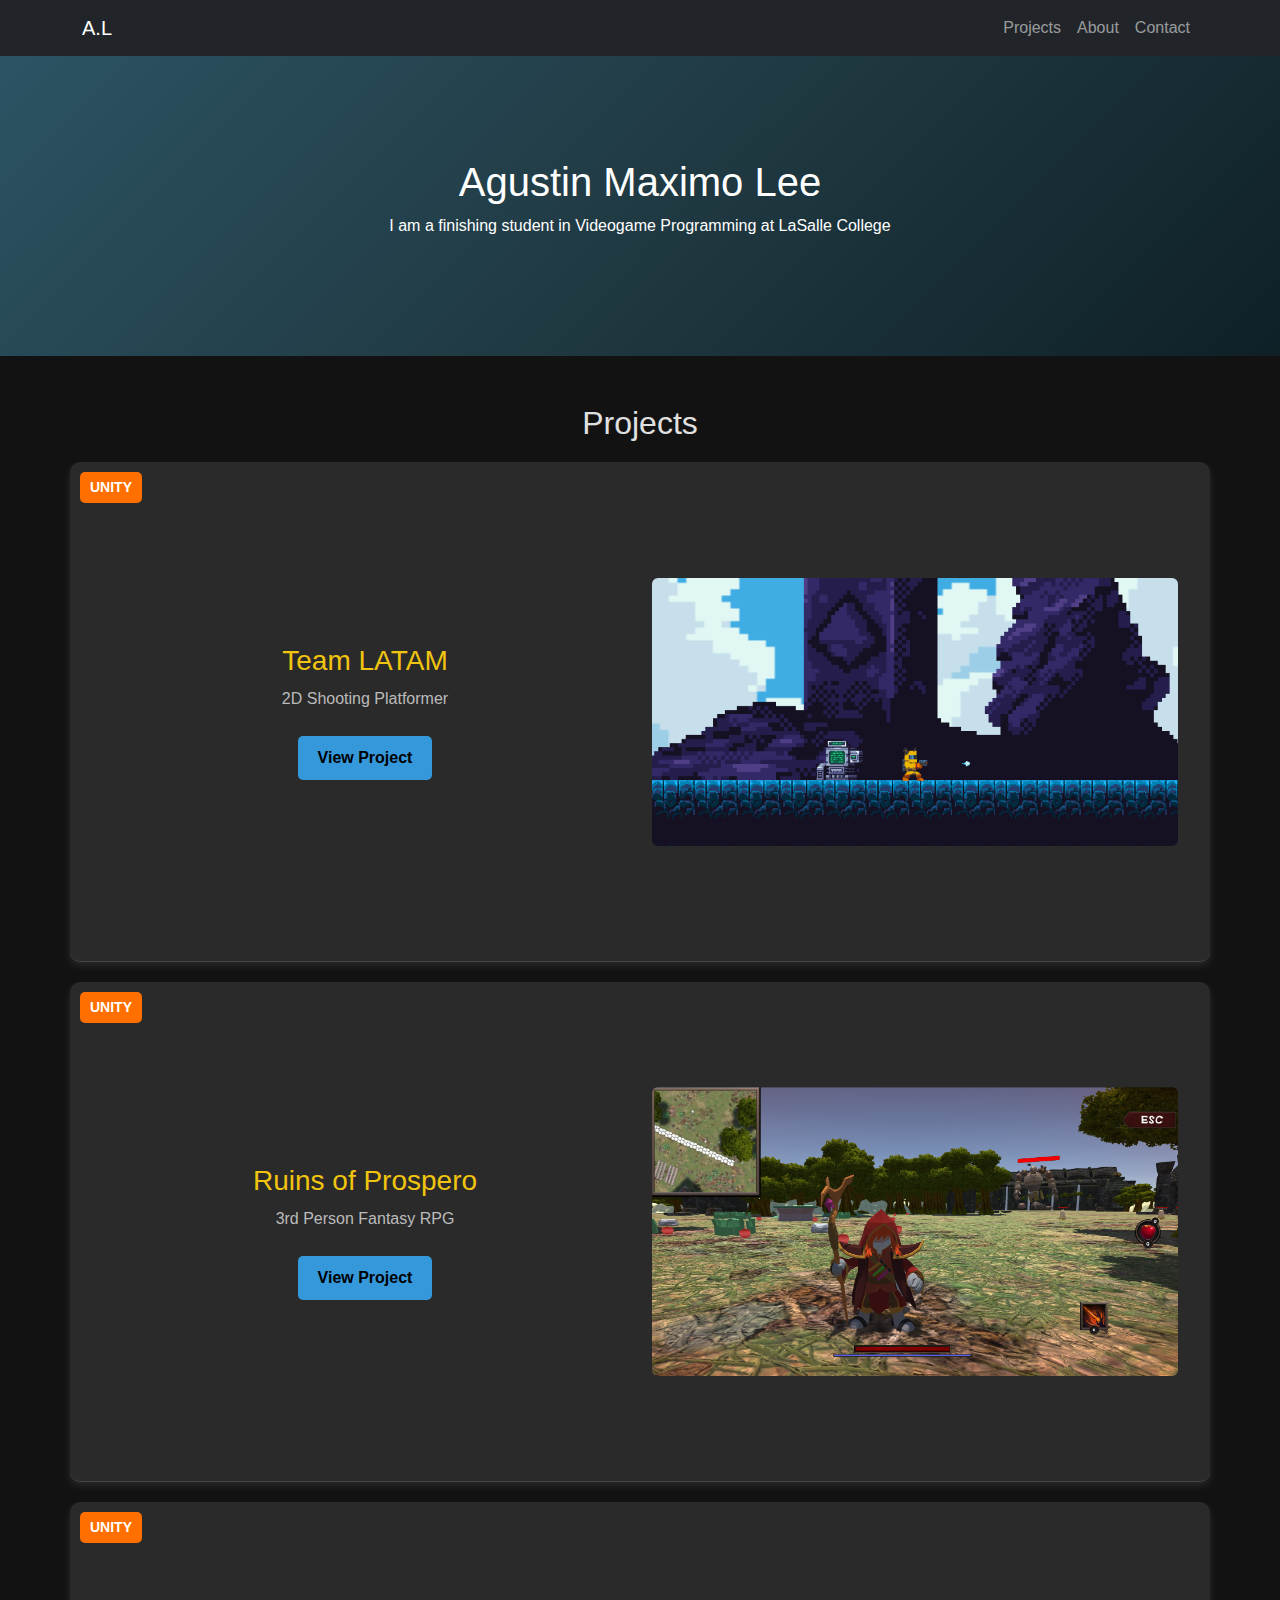
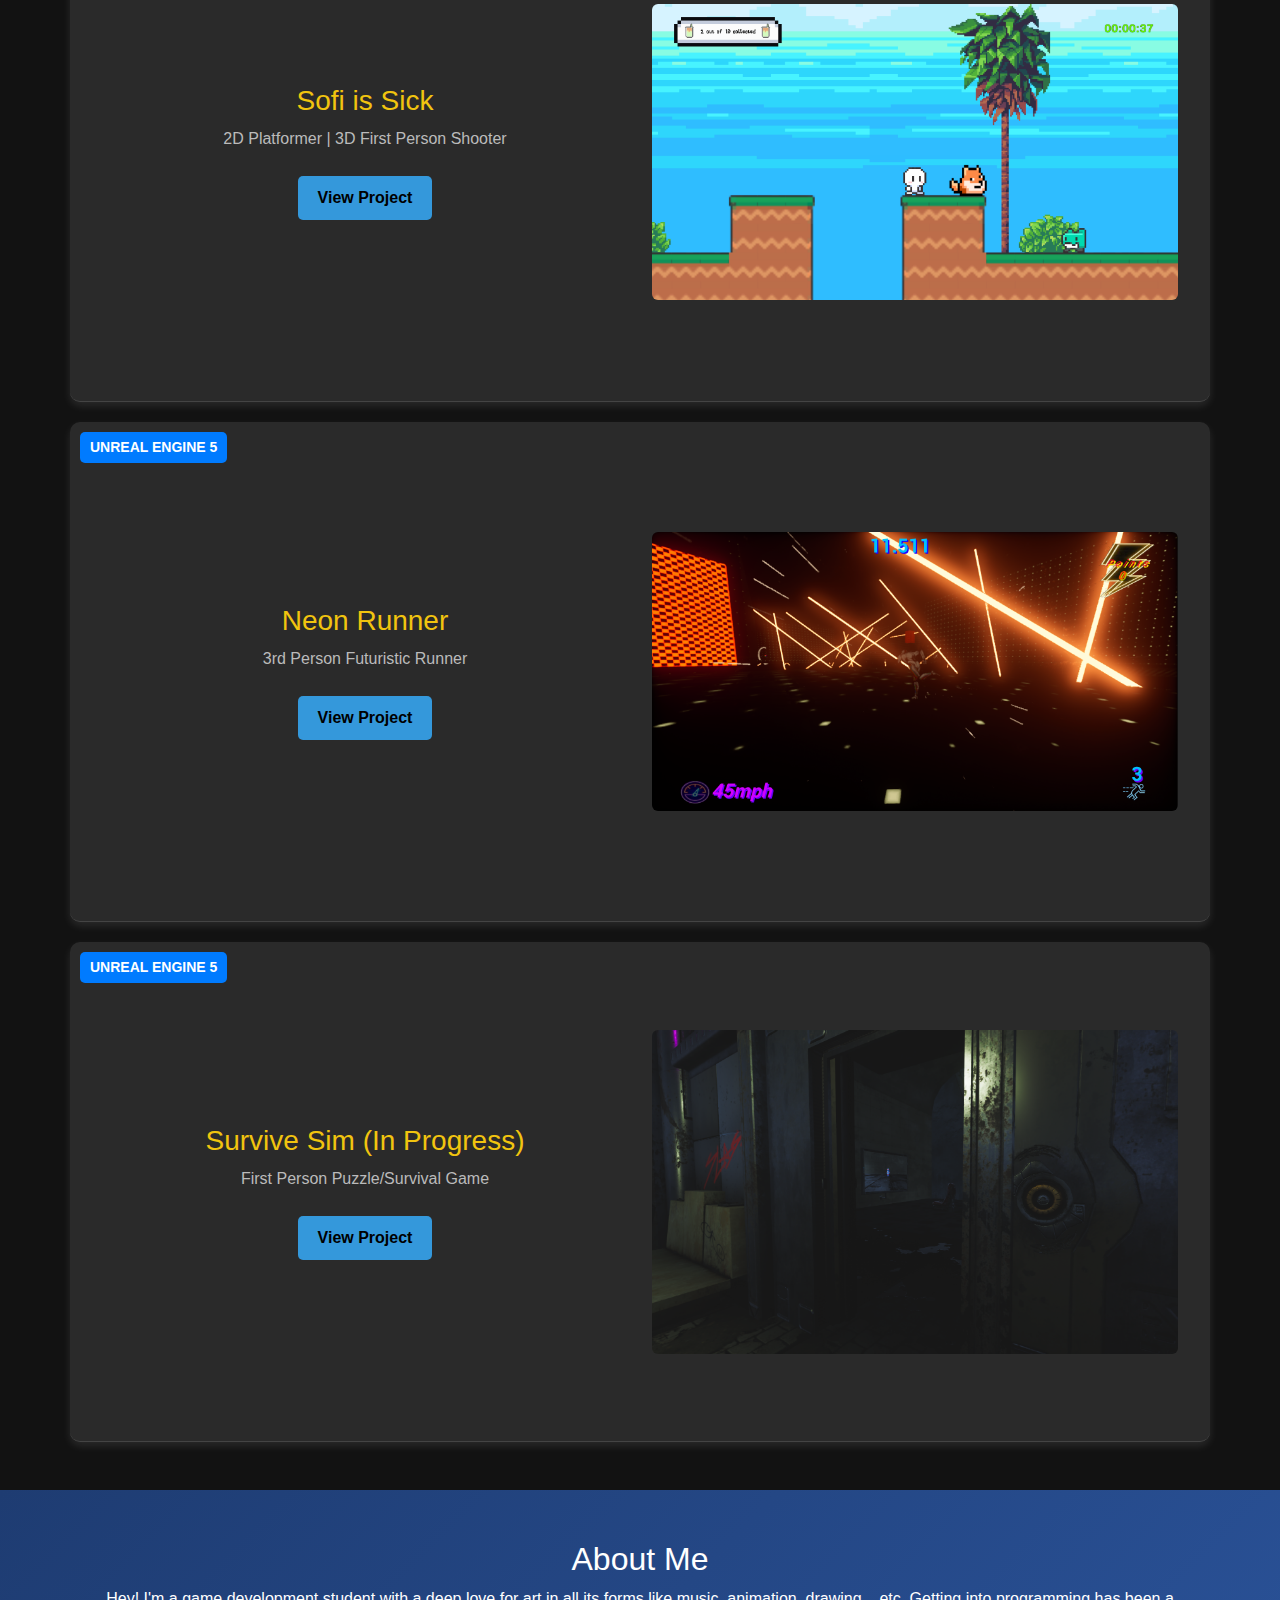
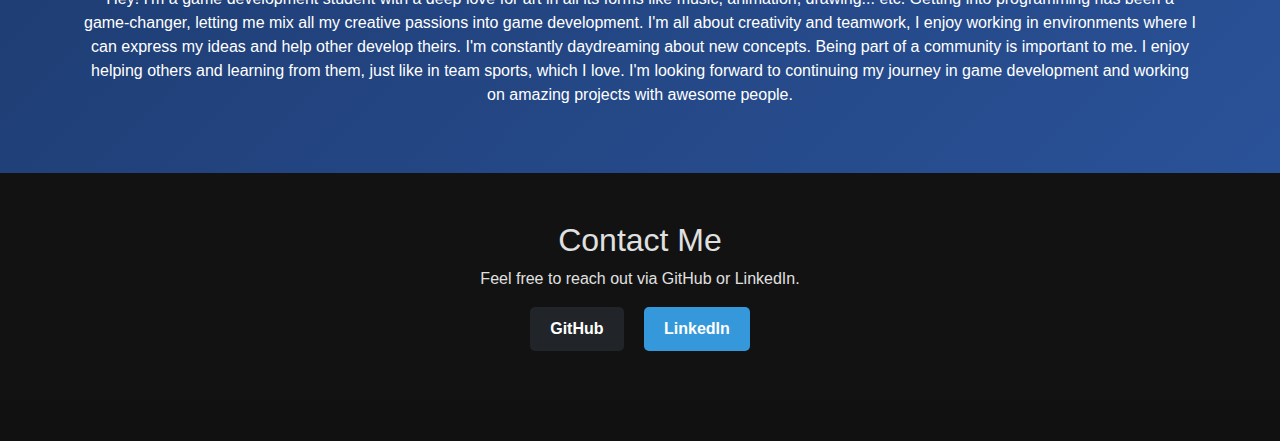
<file: index.html>
<!DOCTYPE html>
<html lang="en">
<head>
    <meta charset="UTF-8">
    <meta name="viewport" content="width=device-width, initial-scale=1.0">
    <title>Agustin Lee</title>
    <link rel="stylesheet" href="https://cdn.jsdelivr.net/npm/bootstrap@5.3.0/dist/css/bootstrap.min.css">
    <script src="https://cdn.jsdelivr.net/npm/bootstrap@5.3.2/dist/js/bootstrap.bundle.min.js"></script>
    <link rel="stylesheet" href="styles.css">
</head>
<body>

    <!-- Navigation -->
    <nav class="navbar navbar-expand-lg navbar-dark bg-dark">
        <div class="container">
            <a class="navbar-brand" href="#">A.L</a>
            <button class="navbar-toggler" type="button" data-bs-toggle="collapse" data-bs-target="#navbarNav">
                <span class="navbar-toggler-icon"></span>
            </button>
            <div class="collapse navbar-collapse" id="navbarNav">
                <ul class="navbar-nav ms-auto">
                    <li class="nav-item"><a class="nav-link" href="#projects">Projects</a></li>
                    <li class="nav-item"><a class="nav-link" href="#about">About</a></li>
                    <li class="nav-item"><a class="nav-link" href="#contact">Contact</a></li>
                </ul>
            </div>
        </div>
    </nav>

    <!-- Hero Section -->
    <header class="hero-section">
        <div class="container text-center text-white">
            <h1>Agustin Maximo Lee</h1>
            <p>I am a finishing student in Videogame Programming at LaSalle College</p>
        </div>
    </header>

    <!-- Projects Section -->
    <section id="projects" class="container my-5">
        <h2 class="text-center">Projects</h2>
    
        <div class="project-card row align-items-center position-relative">
            <span class="engine-badge unity">Unity</span>
            <div class="col-md-6">
                <h3>Team LATAM</h3>
                <p>2D Shooting Platformer</p>
                <a href="project1.html" class="btn btn-primary">View Project</a>
            </div>
            <div class="col-md-6 text-end">
                <img src="images/project1.png" class="img-fluid rounded" alt="Project 1">
            </div>
        </div>
    
        <div class="project-card row align-items-center position-relative">
            <span class="engine-badge unity">Unity</span>
            <div class="col-md-6">
                <h3>Ruins of Prospero</h3>
                <p>3rd Person Fantasy RPG</p>
                <a href="project2.html" class="btn btn-primary">View Project</a>
            </div>
            <div class="col-md-6 text-end">
                <img src="images/Project2.png" class="img-fluid rounded" alt="Project 2">
            </div>
        </div>
    
        <div class="project-card row align-items-center position-relative">
            <span class="engine-badge unity">Unity</span>
            <div class="col-md-6">
                <h3>Sofi is Sick</h3>
                <p>2D Platformer | 3D First Person Shooter</p>
                <a href="project3.html" class="btn btn-primary">View Project</a>
            </div>
            <div class="col-md-6 text-end">
                <img src="images/Project3.png" class="img-fluid rounded" alt="Project 3">
            </div>
        </div>
    
        <div class="project-card row align-items-center position-relative">
            <span class="engine-badge unreal">Unreal Engine 5</span>
            <div class="col-md-6">
                <h3>Neon Runner</h3>
                <p>3rd Person Futuristic Runner</p>
                <a href="project4.html" class="btn btn-primary">View Project</a>
            </div>
            <div class="col-md-6 text-end">
                <img src="images/Project4.png" class="img-fluid rounded" alt="Project 4">
            </div>
        </div>
    
        <div class="project-card row align-items-center position-relative">
            <span class="engine-badge unreal">Unreal Engine 5</span>
            <div class="col-md-6">
                <h3>Survive Sim (In Progress)</h3>
                <p>First Person Puzzle/Survival Game</p>
                <a href="project5.html" class="btn btn-primary">View Project</a>
            </div>
            <div class="col-md-6 text-end">
                <img src="images/Project5.png" class="img-fluid rounded" alt="Project 5">
            </div>
        </div>
    </section>
    
    
    

    <!-- About Section -->
    <section id="about" class="about-section">
        <div class="container text-center text-white">
            <h2>About Me</h2>
            <p>Hey! I'm a game development student with a deep love for art in all its forms like music, animation, drawing... etc. 
                Getting into programming has been a game-changer, letting me mix all my creative passions into game development.
                  I'm all about creativity and teamwork, I enjoy working in environments where I can express my ideas and help other develop theirs. 
                I'm constantly daydreaming about new concepts. Being part of a community is important to me. I enjoy helping others and learning from them, just like in team sports, which I love.
                
                I'm looking forward to continuing my journey in game development and working on amazing projects with awesome people.</p>
        </div>
    </section>

    <!-- Contact Section -->
    <section id="contact" class="container my-5 text-center">
        <h2>Contact Me</h2>
        <p>Feel free to reach out via GitHub or LinkedIn.</p>
        <a href="https://github.com/AgusMaxLee" class="btn btn-dark mx-2" target="_blank">GitHub</a>
        <a href="https://www.linkedin.com/in/agustin-maximo-lee-4700a0339" class="btn btn-primary mx-2" target="_blank">LinkedIn</a>
    </section>

    <!-- Footer -->
    <footer class="footer">
    </footer>

</body>
</html>
</file>
<file: styles.css>
body {
    font-family: 'Franklin Gothic Medium', 'Arial Narrow', Arial, sans-serif;
    background-color: #1c1c1c;
    color: #e0e0e0; 
    margin: 0;
    padding: 0;
}

/* Hero Section */
.hero-section {
    background: linear-gradient(135deg, #2c5364, #203a43, #0f2027);
    height: 300px;
    display: flex;
    align-items: center;
    justify-content: center;
    color: #ffffff;
    text-align: center;
}

/* About Section */
.about-section {
    background: linear-gradient(135deg, #1e3c72, #2a5298);
    padding: 50px 0;
}

/* Project Cards */
.project-card {
    background: #2a2a2a;
    padding: 30px 20px; 
    border-radius: 10px;
    box-shadow: 0px 4px 8px rgba(255, 255, 255, 0.1);
    margin-top: 20px;
    text-align: center;
    border-bottom: 1px solid #444;
    min-height: 500px;
    position: relative;
}


.project-card img {
    max-width: 100%;
    height: auto;
    border-radius: 10px;
}
.project-card h3 {
    margin-bottom: 10px;
    color: #f1c40f;
}

.project-card p {
    margin-bottom: 15px;
    color: #bbbbbb; 
}

.project-card a {
    margin-top: 10px;
    display: inline-block;
    color: #000000;
    text-decoration: none;
    font-weight: bold;
}

.project-card a:hover {
    text-decoration: underline;
}

/* Footer */
.footer {
    background: #111;
    padding: 20px;
    text-align: center;
    margin-top: 50px;
    color: #888;
}

/* Buttons */
.btn {
    padding: 10px 20px;
    border-radius: 5px;
    border: none;
    font-weight: bold;
}

.btn-primary {
    background-color: #3498db;
    color: #fff;
}

.btn-primary:hover {
    background-color: #2980b9;
}

/* Engine Badge */
.engine-badge {
    position: absolute;
    top: 10px;
    left: 10px;
    background: #222;
    color: white;
    font-size: 14px;
    font-weight: bold;
    padding: 5px 10px;
    border-radius: 5px;
    text-transform: uppercase;
    display: inline-block; 
    width: auto; 
}

.engine-badge.unity {
    background: #ff6f00; 
}

/* Unreal Engine 5 Badge  */
.engine-badge.unreal {
    background: #007bff;
}
body {
    background-color: #121212;
    color: #e0e0e0;
    font-family: 'Arial', sans-serif;
}

/* Project Header */
.project-header {
    background: linear-gradient(135deg, #ff7e5f, #feb47b);
    padding: 60px 20px;
    text-align: center;
    color: #fff;
    border-radius: 10px;
    margin-bottom: 40px;
}

.project-header h1 {
    font-size: 2.5rem;
    font-weight: bold;
}

.project-header h4 {
    font-size: 1.2rem;
    opacity: 0.8;
}

/* Project Details */
.project-details {
    background: #1e1e1e;
    padding: 30px;
    border-radius: 10px;
    box-shadow: 0 4px 10px rgba(0, 0, 0, 0.2);
}

/* Gameplay Video */
.gameplay-video {
    text-align: center;
    margin-top: 30px;
}

.gameplay-video video {
    border-radius: 10px;
    box-shadow: 0 4px 10px rgba(0, 0, 0, 0.3);
}

/* Buttons */
.btn-secondary {
    background-color: #444;
    border: none;
    padding: 10px 20px;
    transition: 0.3s;
}

.btn-secondary:hover {
    background-color: #666;
}

/* Responsive Adjustments */
@media (max-width: 768px) {
    .project-header {
        padding: 40px 10px;
    }

    .project-header h1 {
        font-size: 2rem;
    }
}
</file>
